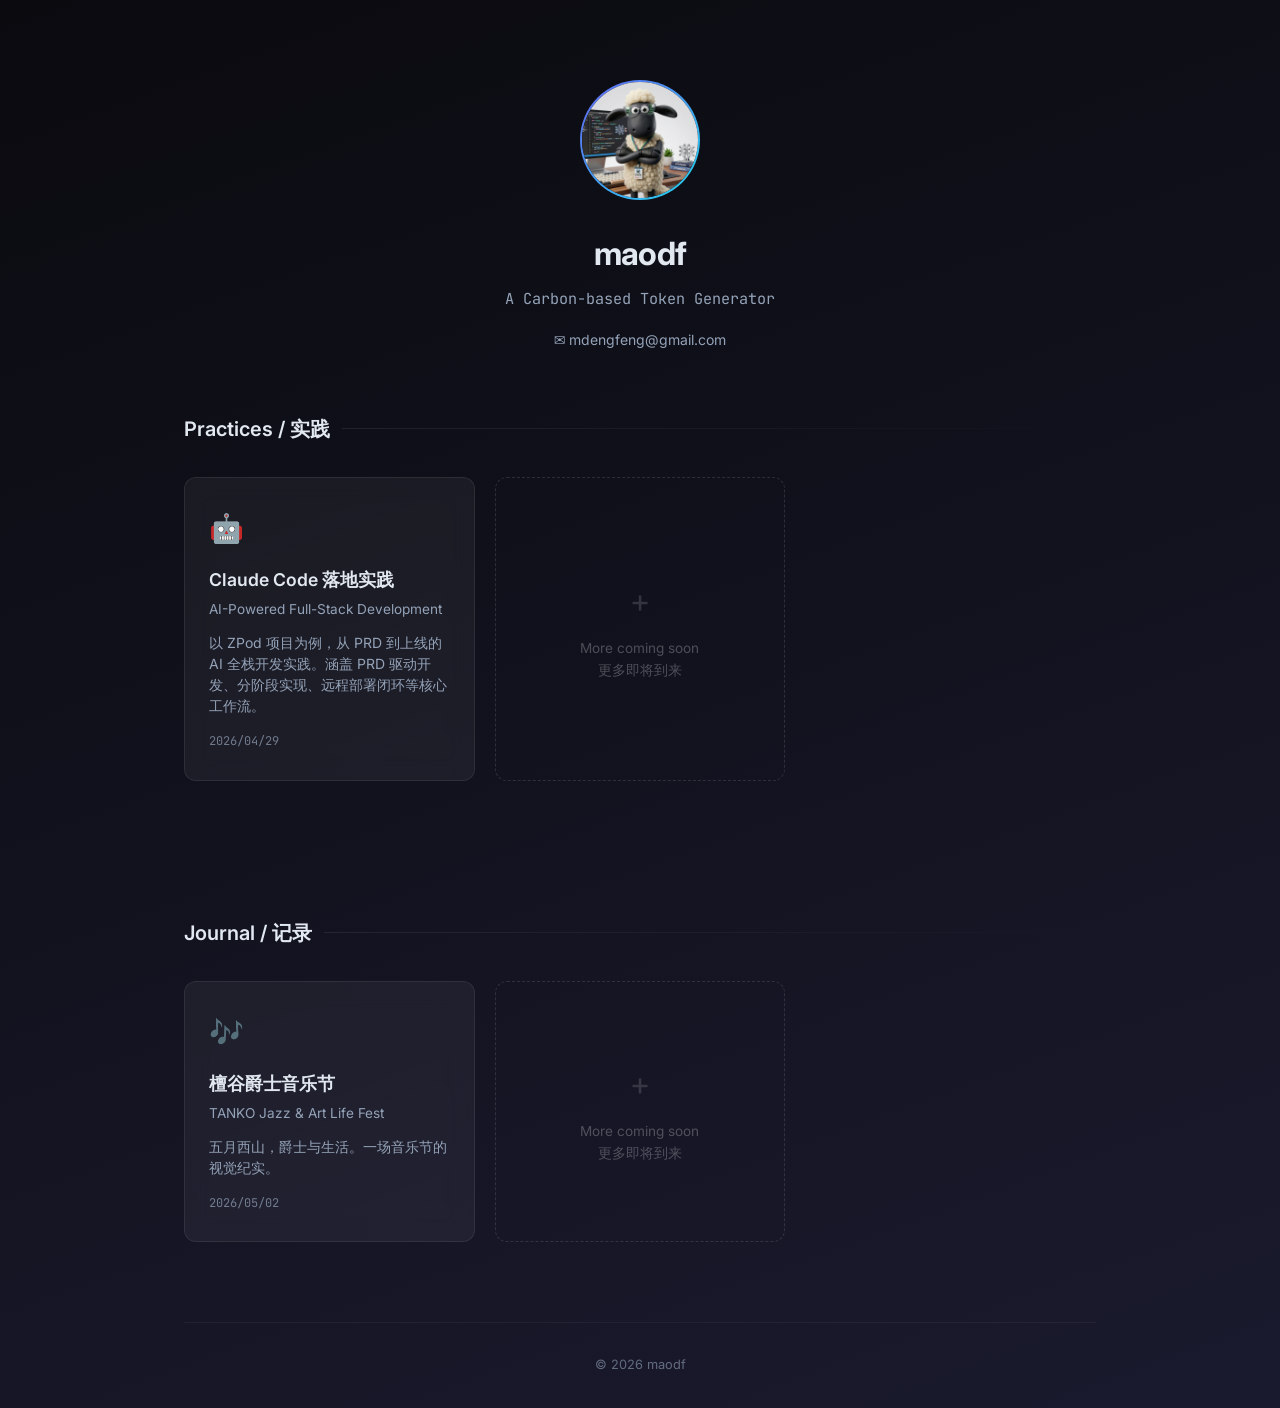
<file: index.html>
<!DOCTYPE html>
<html lang="zh-CN">
<head>
  <meta charset="utf-8">
  <meta name="viewport" content="width=device-width, initial-scale=1.0">
  <title>maodf — Practices</title>
  <meta name="description" content="A collection of tech practices and presentations by maodf.">

  <!-- Fonts -->
  <link rel="preconnect" href="https://fonts.googleapis.com">
  <link rel="preconnect" href="https://fonts.gstatic.com" crossorigin>
  <link href="https://fonts.googleapis.com/css2?family=Inter:wght@400;600;700&family=JetBrains+Mono:wght@400&display=swap" rel="stylesheet">

  <!-- Styles -->
  <link rel="stylesheet" href="assets/css/landing.css">
</head>
<body>
  <div class="container">

    <header class="hero">
      <img src="assets/images/avatar.jpeg" alt="maodf" class="avatar">
      <h1>maodf</h1>
      <p class="bio">A Carbon-based Token Generator</p>
      <p class="contact">
        <a href="mailto:mdengfeng@gmail.com">&#9993; mdengfeng@gmail.com</a>
      </p>
    </header>

    <main>
      <div class="section-header">
        <h2>Practices / 实践</h2>
      </div>

      <div class="practices-grid">

        <a href="practices/claude-code/" class="card">
          <span class="card-icon">&#129302;</span>
          <h3>Claude Code 落地实践</h3>
          <p class="card-subtitle">AI-Powered Full-Stack Development</p>
          <p class="card-desc">以 ZPod 项目为例，从 PRD 到上线的 AI 全栈开发实践。涵盖 PRD 驱动开发、分阶段实现、远程部署闭环等核心工作流。</p>
          <time>2026/04/29</time>
        </a>

        <div class="card-placeholder">
          <span class="plus">+</span>
          <p>More coming soon<br>更多即将到来</p>
        </div>

      </div>

      <div class="section-header" style="margin-top: 56px;">
        <h2>Journal / 记录</h2>
      </div>

      <div class="practices-grid">

        <a href="journal/tanko-jazz-fest/" class="card">
          <span class="card-icon">&#127926;</span>
          <h3>檀谷爵士音乐节</h3>
          <p class="card-subtitle">TANKO Jazz & Art Life Fest</p>
          <p class="card-desc">五月西山，爵士与生活。一场音乐节的视觉纪实。</p>
          <time>2026/05/02</time>
        </a>

        <div class="card-placeholder">
          <span class="plus">+</span>
          <p>More coming soon<br>更多即将到来</p>
        </div>

      </div>
    </main>

    <footer class="footer">
      <p>&copy; 2026 maodf</p>
    </footer>

  </div>
</body>
</html>
</file>
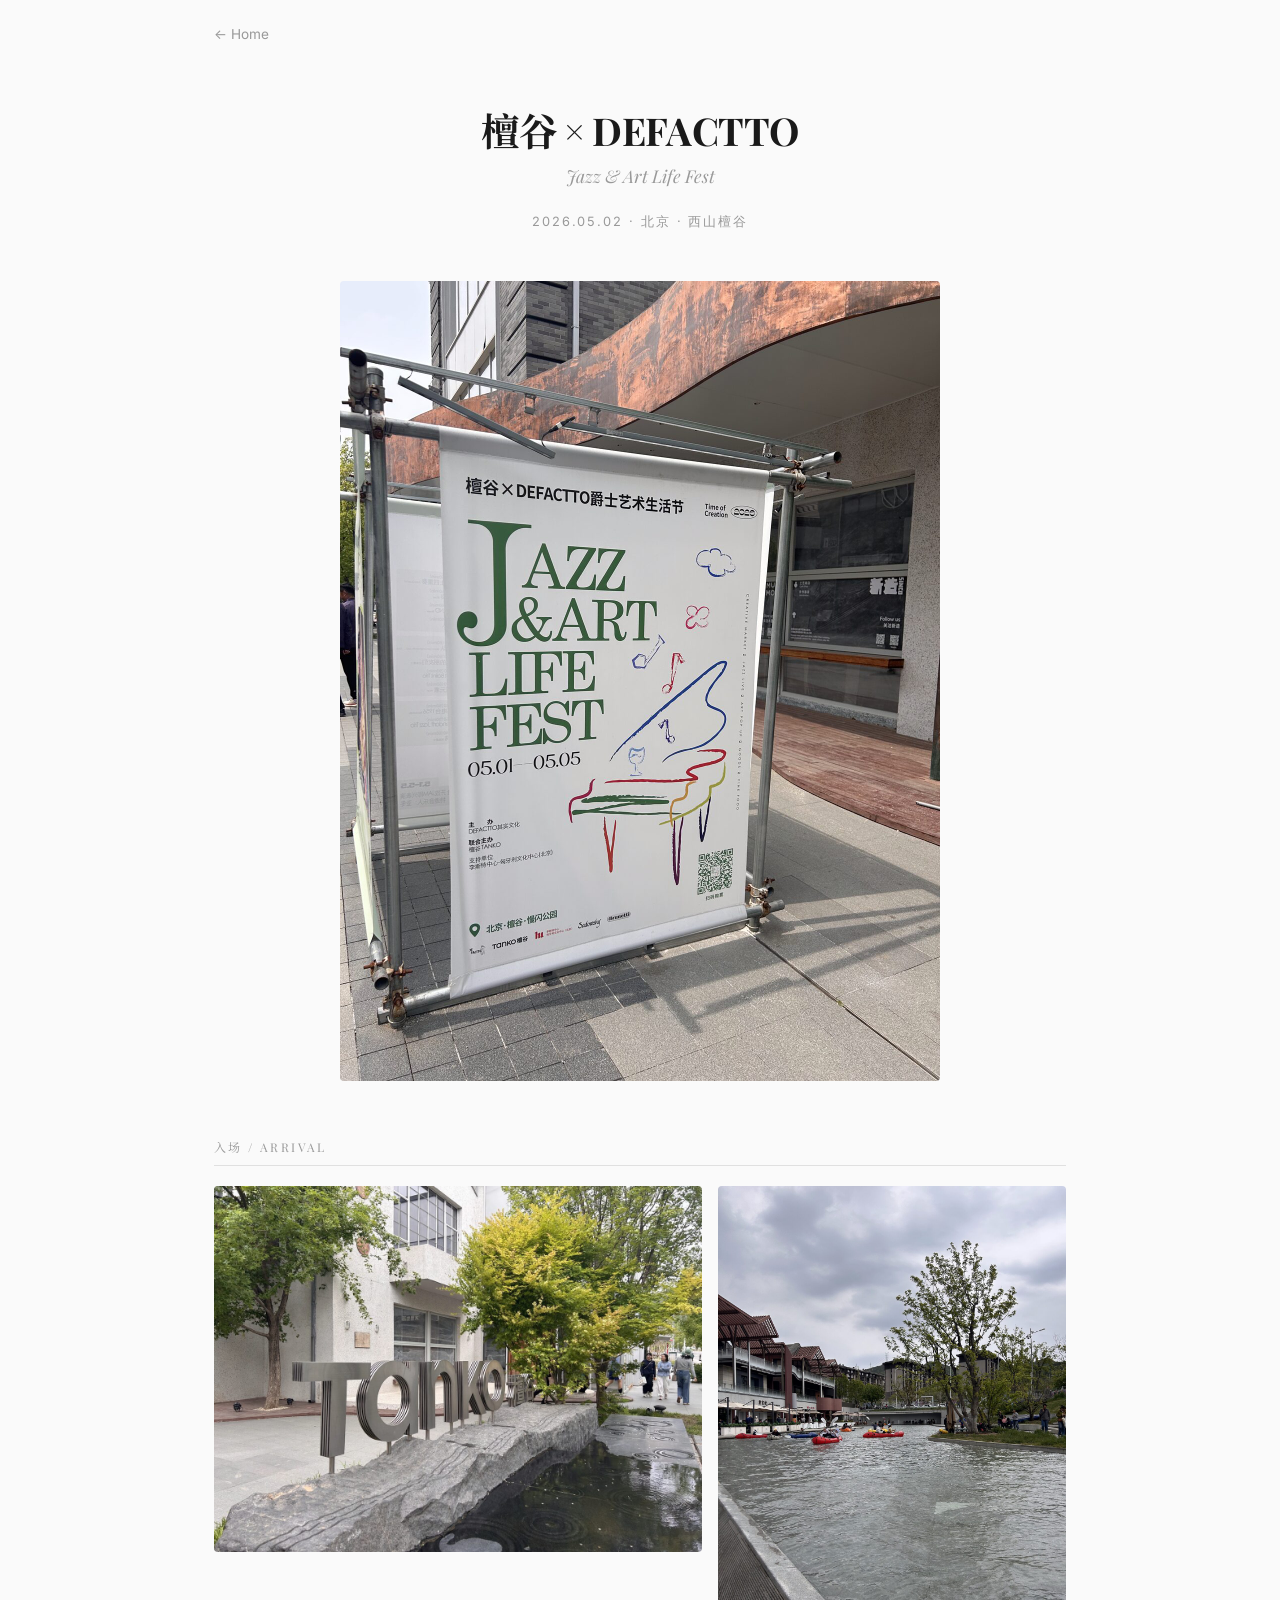
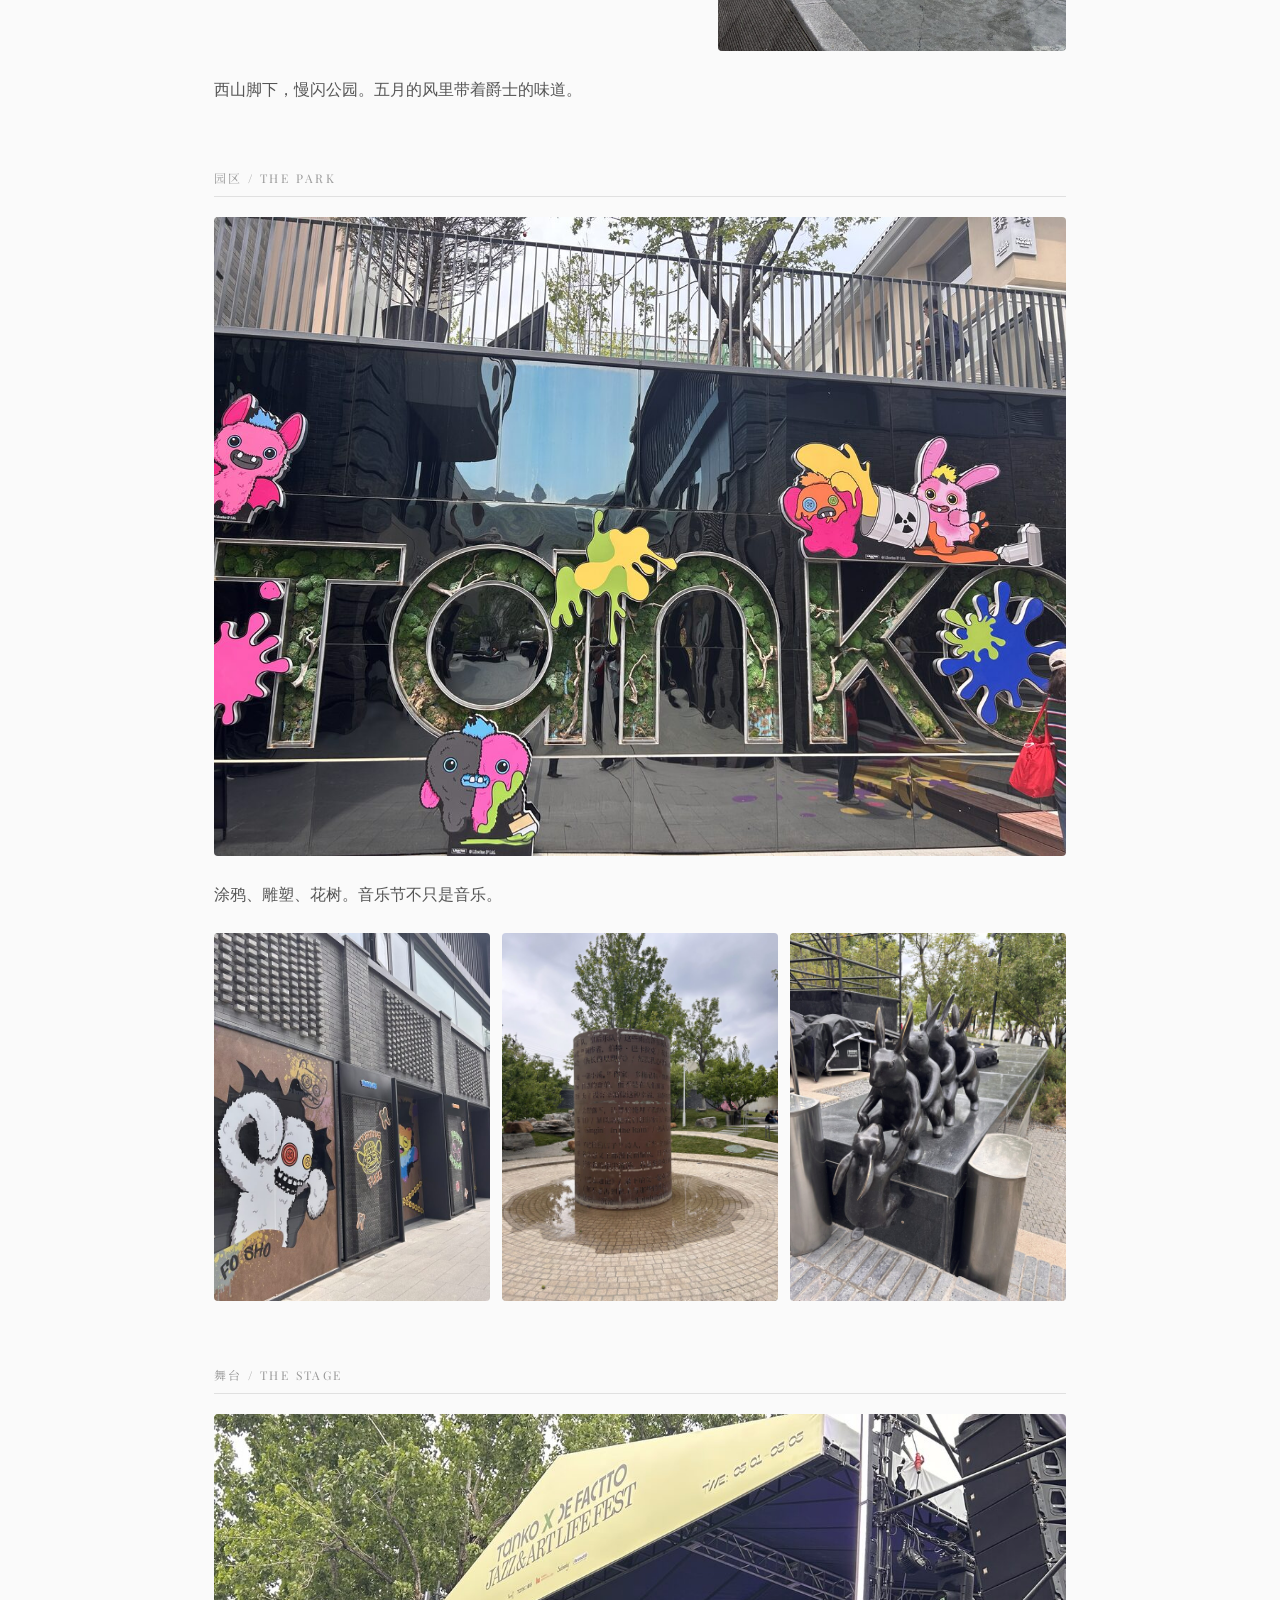
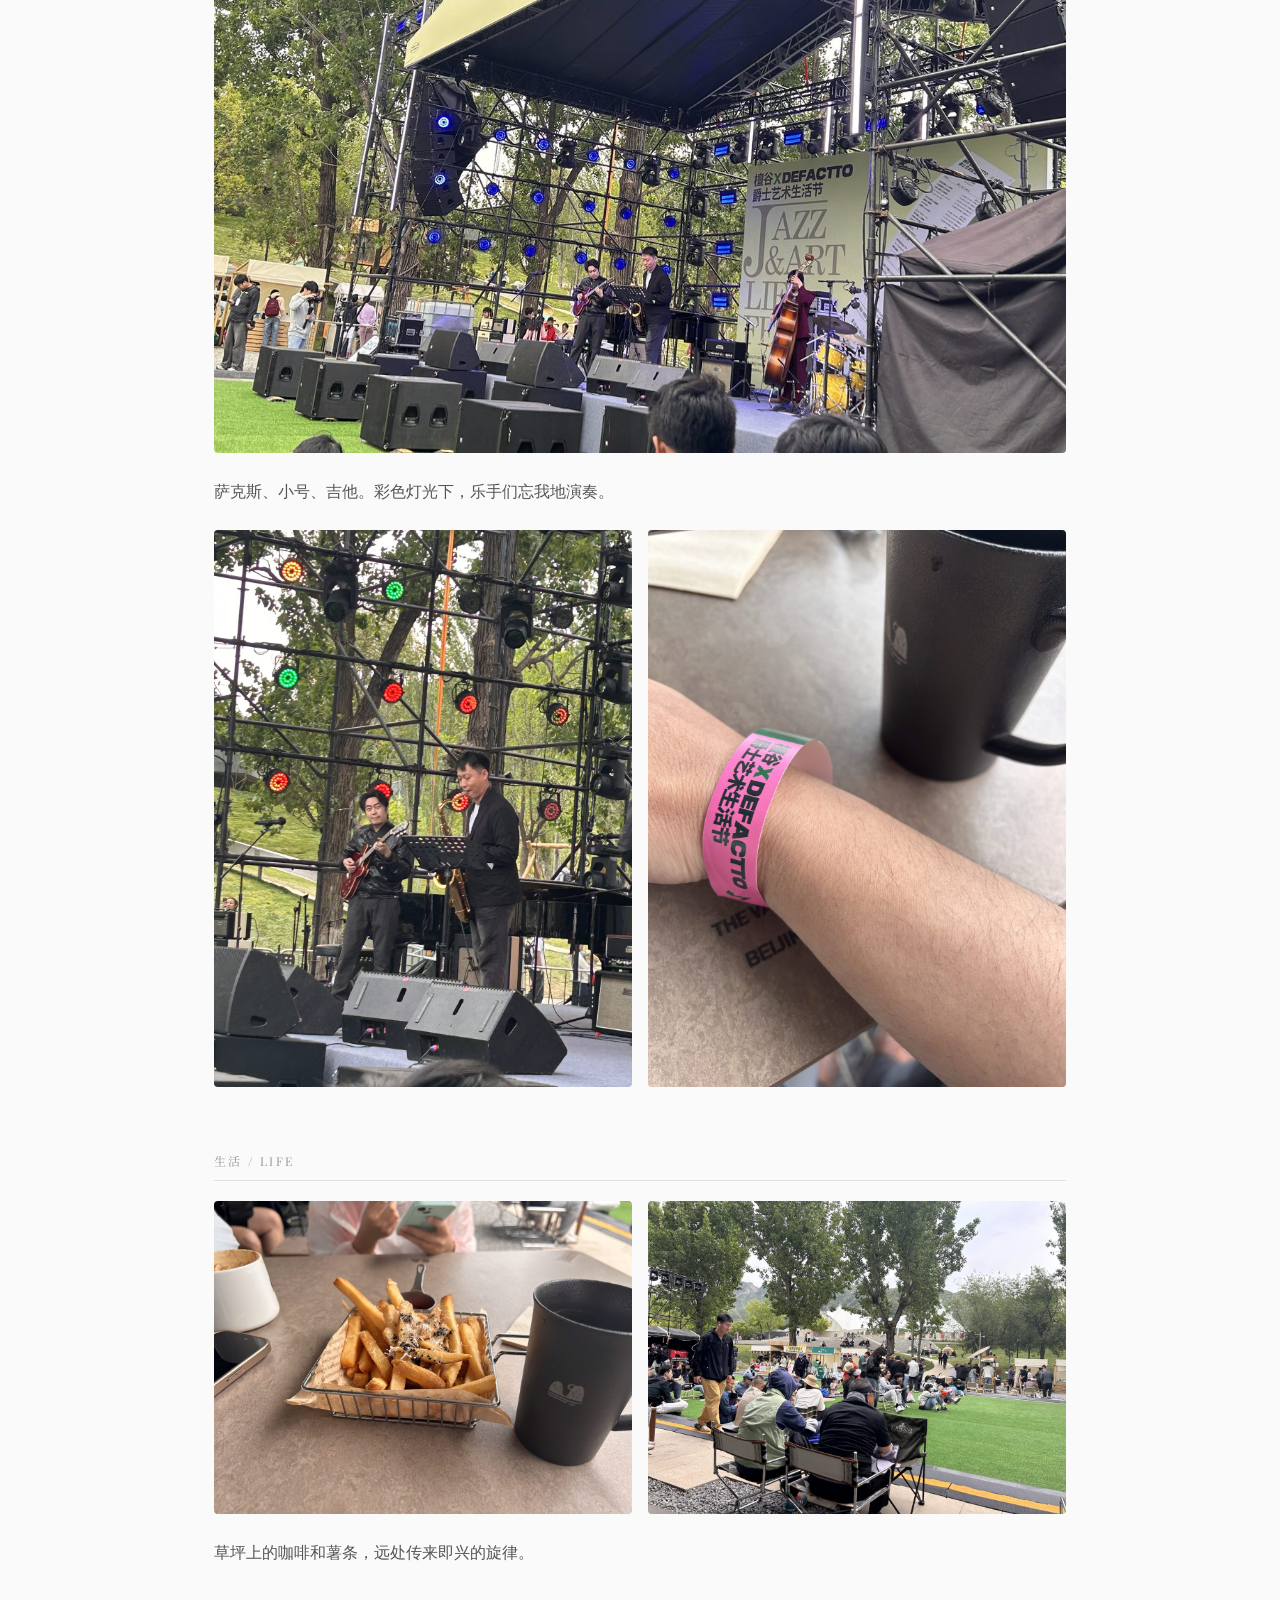
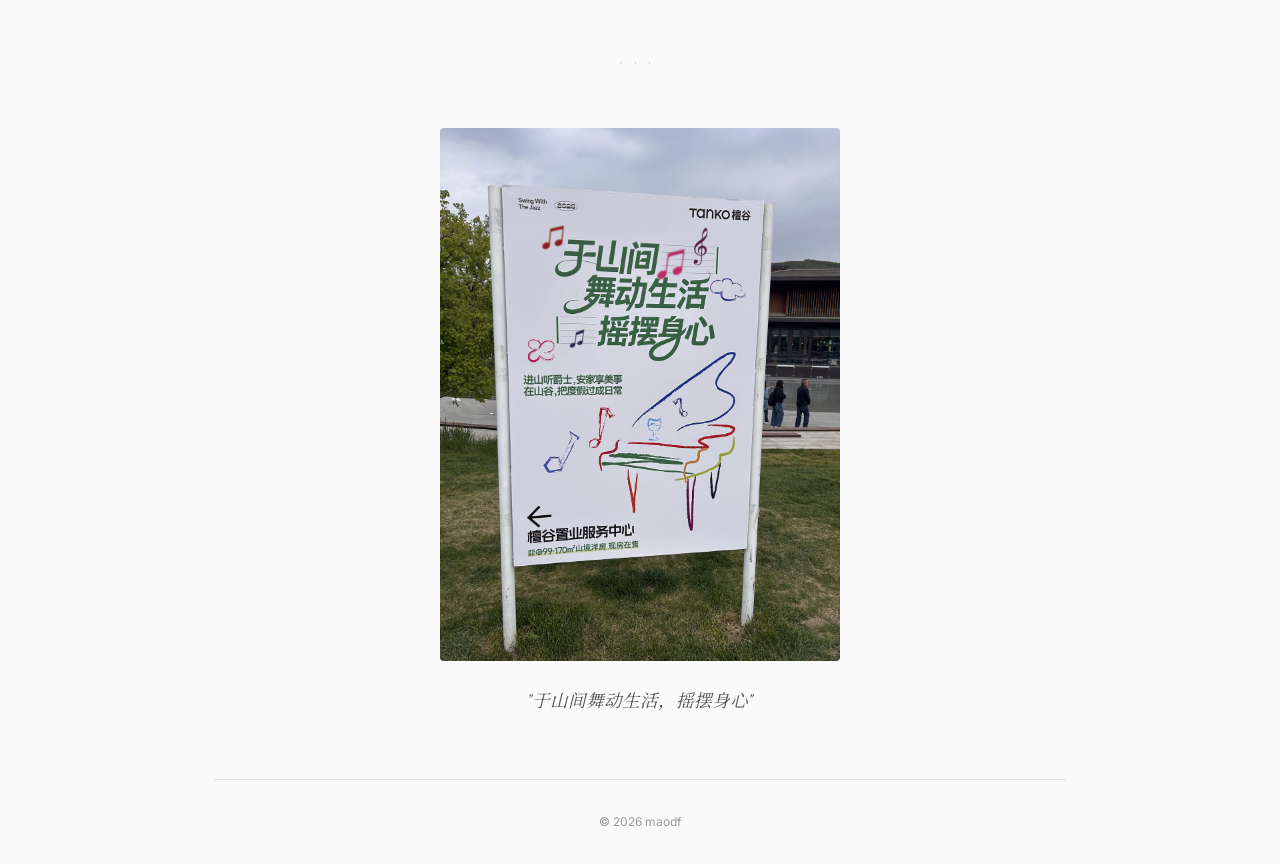
<file: journal/tanko-jazz-fest/index.html>
<!DOCTYPE html>
<html lang="zh-CN">
<head>
  <meta charset="utf-8">
  <meta name="viewport" content="width=device-width, initial-scale=1.0">
  <title>檀谷爵士音乐节 — maodf</title>
  <meta name="description" content="檀谷 × DEFACTTO 爵士艺术生活节视觉纪实 — 2026年5月2日，北京西山">

  <!-- Fonts -->
  <link rel="preconnect" href="https://fonts.googleapis.com">
  <link rel="preconnect" href="https://fonts.gstatic.com" crossorigin>
  <link href="https://fonts.googleapis.com/css2?family=Inter:wght@400;500&family=Noto+Serif+SC:wght@400;700&family=Playfair+Display:ital,wght@0,700;1,400&display=swap" rel="stylesheet">

  <link rel="stylesheet" href="styles.css">
</head>
<body>

  <div class="container">

    <nav class="back-nav">
      <a href="../../">&larr; Home</a>
    </nav>

    <header class="hero">
      <h1>檀谷 × DEFACTTO</h1>
      <p class="subtitle">Jazz & Art Life Fest</p>
      <p class="meta">2026.05.02 &middot; 北京 &middot; 西山檀谷</p>
    </header>

    <!-- Hero Image -->
    <div class="hero-image">
      <img src="images/poster.jpg" alt="爵士艺术生活节主海报" loading="lazy">
    </div>

    <!-- 入场 -->
    <section class="essay-section">
      <p class="section-label">入场 / Arrival</p>
      <div class="img-grid-2 landscape-portrait">
        <img src="images/tanko-gate.jpg" alt="TANKO 标识与水景" loading="lazy">
        <img src="images/lake.jpg" alt="湖面远景" loading="lazy">
      </div>
      <p class="essay-text">西山脚下，慢闪公园。五月的风里带着爵士的味道。</p>
    </section>

    <!-- 园区 -->
    <section class="essay-section">
      <p class="section-label">园区 / The Park</p>
      <div class="img-full">
        <img src="images/art-wall.jpg" alt="TONKO 潮流艺术墙" loading="lazy">
      </div>
      <p class="essay-text">涂鸦、雕塑、花树。音乐节不只是音乐。</p>
      <div class="img-grid-3">
        <img src="images/graffiti.jpg" alt="街头涂鸦" loading="lazy">
        <img src="images/rabbit.jpg" alt="兔子雕塑" loading="lazy">
        <img src="images/blossoms.jpg" alt="花树" loading="lazy">
      </div>
    </section>

    <!-- 舞台 -->
    <section class="essay-section">
      <p class="section-label">舞台 / The Stage</p>
      <div class="img-full">
        <img src="images/stage-wide.jpg" alt="爵士乐队舞台全景" loading="lazy">
      </div>
      <p class="essay-text">萨克斯、小号、吉他。彩色灯光下，乐手们忘我地演奏。</p>
      <div class="img-grid-2 portrait-portrait">
        <img src="images/performer.jpg" alt="乐手特写" loading="lazy">
        <img src="images/wristband.jpg" alt="活动手环" loading="lazy">
      </div>
    </section>

    <!-- 生活 -->
    <section class="essay-section">
      <p class="section-label">生活 / Life</p>
      <div class="img-grid-2">
        <img src="images/food.jpg" alt="松露薯条与咖啡" loading="lazy">
        <img src="images/crowd.jpg" alt="草坪上的观众" loading="lazy">
      </div>
      <p class="essay-text">草坪上的咖啡和薯条，远处传来即兴的旋律。</p>
    </section>

    <!-- 结尾 -->
    <div class="divider">···</div>

    <section class="ending">
      <img src="images/sign.jpg" alt="于山间舞动生活，摇摆身心" loading="lazy">
      <p class="quote">"于山间舞动生活，摇摆身心"</p>
    </section>

    <footer class="footer">
      <p>&copy; 2026 maodf</p>
    </footer>

  </div>

</body>
</html>
</file>
<file: assets/css/landing.css>
:root {
  --bg-primary: #0a0a0f;
  --bg-secondary: #1a1a2e;
  --color-primary: #6366f1;
  --color-accent: #22d3ee;
  --color-text: #e2e8f0;
  --color-text-muted: #94a3b8;
  --color-card-bg: rgba(255, 255, 255, 0.05);
  --color-card-border: rgba(255, 255, 255, 0.08);
  --color-card-hover-border: rgba(99, 102, 241, 0.4);
  --font-body: 'Inter', system-ui, -apple-system, sans-serif;
  --font-mono: 'JetBrains Mono', 'Fira Code', monospace;
}

*, *::before, *::after {
  margin: 0;
  padding: 0;
  box-sizing: border-box;
}

body {
  font-family: var(--font-body);
  background: linear-gradient(160deg, var(--bg-primary) 0%, var(--bg-secondary) 100%);
  color: var(--color-text);
  min-height: 100vh;
  line-height: 1.6;
  -webkit-font-smoothing: antialiased;
}

.container {
  max-width: 960px;
  margin: 0 auto;
  padding: 0 24px;
}

.hero {
  text-align: center;
  padding: 80px 0 60px;
}

.avatar {
  width: 120px;
  height: 120px;
  border-radius: 50%;
  object-fit: cover;
  border: 2px solid transparent;
  background-image: linear-gradient(var(--bg-primary), var(--bg-primary)),
                    linear-gradient(135deg, var(--color-primary), var(--color-accent));
  background-origin: border-box;
  background-clip: padding-box, border-box;
  margin-bottom: 20px;
}

.hero h1 {
  font-size: 2rem;
  font-weight: 700;
  letter-spacing: -0.02em;
  margin-bottom: 8px;
}

.hero .bio {
  font-family: var(--font-mono);
  font-size: 0.95rem;
  color: var(--color-text-muted);
  margin-bottom: 16px;
}

.hero .contact a {
  color: var(--color-text-muted);
  text-decoration: none;
  font-size: 0.875rem;
  transition: color 0.2s;
}

.hero .contact a:hover {
  color: var(--color-accent);
}

.section-header {
  display: flex;
  align-items: center;
  gap: 12px;
  margin-bottom: 32px;
}

.section-header h2 {
  font-size: 1.25rem;
  font-weight: 600;
}

.section-header::after {
  content: '';
  flex: 1;
  height: 1px;
  background: linear-gradient(90deg, var(--color-card-border), transparent);
}

.practices-grid {
  display: grid;
  grid-template-columns: repeat(auto-fill, minmax(280px, 1fr));
  gap: 20px;
  padding-bottom: 80px;
}

.card {
  display: flex;
  flex-direction: column;
  padding: 28px 24px;
  background: var(--color-card-bg);
  border: 1px solid var(--color-card-border);
  border-radius: 12px;
  backdrop-filter: blur(12px);
  -webkit-backdrop-filter: blur(12px);
  text-decoration: none;
  color: inherit;
  transition: transform 0.25s ease, border-color 0.25s ease, box-shadow 0.25s ease;
}

.card:hover {
  transform: translateY(-4px);
  border-color: var(--color-card-hover-border);
  box-shadow: 0 8px 32px rgba(99, 102, 241, 0.1);
}

.card-icon {
  font-size: 1.75rem;
  margin-bottom: 16px;
  display: block;
}

.card h3 {
  font-size: 1.1rem;
  font-weight: 600;
  margin-bottom: 4px;
}

.card .card-subtitle {
  font-size: 0.85rem;
  color: var(--color-text-muted);
  margin-bottom: 12px;
}

.card .card-desc {
  font-size: 0.875rem;
  color: var(--color-text-muted);
  line-height: 1.5;
  flex: 1;
}

.card time {
  font-family: var(--font-mono);
  font-size: 0.75rem;
  color: var(--color-text-muted);
  margin-top: 16px;
  opacity: 0.7;
}

.card-placeholder {
  display: flex;
  flex-direction: column;
  align-items: center;
  justify-content: center;
  padding: 28px 24px;
  border: 1px dashed rgba(255, 255, 255, 0.12);
  border-radius: 12px;
  text-align: center;
  min-height: 200px;
}

.card-placeholder .plus {
  font-size: 2rem;
  color: rgba(255, 255, 255, 0.15);
  margin-bottom: 12px;
}

.card-placeholder p {
  font-size: 0.85rem;
  color: rgba(255, 255, 255, 0.25);
}

.footer {
  text-align: center;
  padding: 32px 0;
  border-top: 1px solid var(--color-card-border);
  font-size: 0.8rem;
  color: var(--color-text-muted);
  opacity: 0.6;
}

@media (max-width: 640px) {
  .hero {
    padding: 48px 0 40px;
  }

  .hero h1 {
    font-size: 1.5rem;
  }

  .practices-grid {
    grid-template-columns: 1fr;
  }
}
</file>
<file: journal/tanko-jazz-fest/styles.css>
:root {
  --color-title: #1a1a1a;
  --color-body: #555;
  --color-caption: #999;
  --color-bg: #fafafa;
  --color-line: #e0e0e0;
  --font-serif: 'Playfair Display', 'Noto Serif SC', Georgia, serif;
  --font-sans: 'Inter', system-ui, -apple-system, sans-serif;
}

*, *::before, *::after {
  margin: 0;
  padding: 0;
  box-sizing: border-box;
}

body {
  font-family: var(--font-sans);
  background: var(--color-bg);
  color: var(--color-body);
  line-height: 1.7;
  -webkit-font-smoothing: antialiased;
}

.container {
  max-width: 900px;
  margin: 0 auto;
  padding: 0 24px;
}

/* Nav */
.back-nav {
  padding: 20px 0;
}

.back-nav a {
  color: var(--color-caption);
  text-decoration: none;
  font-size: 0.85rem;
  transition: color 0.2s;
}

.back-nav a:hover {
  color: var(--color-title);
}

/* Hero */
.hero {
  text-align: center;
  padding: 40px 0 48px;
}

.hero h1 {
  font-family: var(--font-serif);
  font-size: 2.4rem;
  font-weight: 700;
  color: var(--color-title);
  letter-spacing: -0.01em;
  line-height: 1.2;
  margin-bottom: 8px;
}

.hero .subtitle {
  font-family: var(--font-serif);
  font-size: 1.1rem;
  color: var(--color-caption);
  font-style: italic;
  margin-bottom: 20px;
}

.hero .meta {
  font-size: 0.8rem;
  color: var(--color-caption);
  letter-spacing: 0.15em;
  text-transform: uppercase;
}

/* Hero image */
.hero-image {
  margin-bottom: 56px;
}

.hero-image img {
  width: 100%;
  max-width: 600px;
  display: block;
  margin: 0 auto;
  border-radius: 4px;
}

/* Sections */
.essay-section {
  margin-bottom: 64px;
}

.section-label {
  font-family: var(--font-serif);
  font-size: 0.75rem;
  color: var(--color-caption);
  letter-spacing: 0.2em;
  text-transform: uppercase;
  margin-bottom: 20px;
  padding-bottom: 8px;
  border-bottom: 1px solid var(--color-line);
}

.essay-text {
  font-size: 1rem;
  color: var(--color-body);
  max-width: 600px;
  margin: 24px 0;
  line-height: 1.8;
}

/* Image layouts */
.img-full img {
  width: 100%;
  border-radius: 4px;
  display: block;
}

.img-center img {
  max-width: 500px;
  width: 100%;
  display: block;
  margin: 0 auto;
  border-radius: 4px;
}

.img-grid-2 {
  display: grid;
  grid-template-columns: 1fr 1fr;
  gap: 16px;
}

.img-grid-2 img {
  width: 100%;
  border-radius: 4px;
  display: block;
}

.img-grid-2.landscape-portrait {
  grid-template-columns: 1.4fr 1fr;
}

.img-grid-2.portrait-portrait {
  grid-template-columns: 1fr 1fr;
}

.img-grid-3 {
  display: grid;
  grid-template-columns: 1fr 1fr 1fr;
  gap: 12px;
}

.img-grid-3 img {
  width: 100%;
  aspect-ratio: 3 / 4;
  object-fit: cover;
  border-radius: 4px;
  display: block;
}

.img-grid-2-uneven {
  display: grid;
  grid-template-columns: 1fr 1.8fr;
  gap: 16px;
}

.img-grid-2-uneven img {
  width: 100%;
  height: 100%;
  object-fit: cover;
  border-radius: 4px;
  display: block;
}

/* Captions */
.caption {
  font-size: 0.75rem;
  color: var(--color-caption);
  margin-top: 8px;
}

/* Ending */
.ending {
  text-align: center;
  padding: 32px 0 64px;
}

.ending img {
  max-width: 400px;
  width: 100%;
  display: block;
  margin: 0 auto;
  border-radius: 4px;
}

.ending .quote {
  font-family: var(--font-serif);
  font-size: 1.1rem;
  color: var(--color-body);
  font-style: italic;
  margin-top: 24px;
}

/* Divider */
.divider {
  text-align: center;
  padding: 16px 0;
  color: var(--color-line);
  font-size: 1.2rem;
  letter-spacing: 0.5em;
}

/* Footer */
.footer {
  text-align: center;
  padding: 32px 0;
  border-top: 1px solid var(--color-line);
  font-size: 0.75rem;
  color: var(--color-caption);
}

/* Responsive */
@media (max-width: 640px) {
  .hero h1 {
    font-size: 1.6rem;
  }

  .hero .subtitle {
    font-size: 0.95rem;
  }

  .img-grid-2,
  .img-grid-2.landscape-portrait,
  .img-grid-2-uneven {
    grid-template-columns: 1fr;
  }

  .img-grid-3 {
    grid-template-columns: 1fr 1fr;
  }

  .essay-section {
    margin-bottom: 48px;
  }
}
</file>
